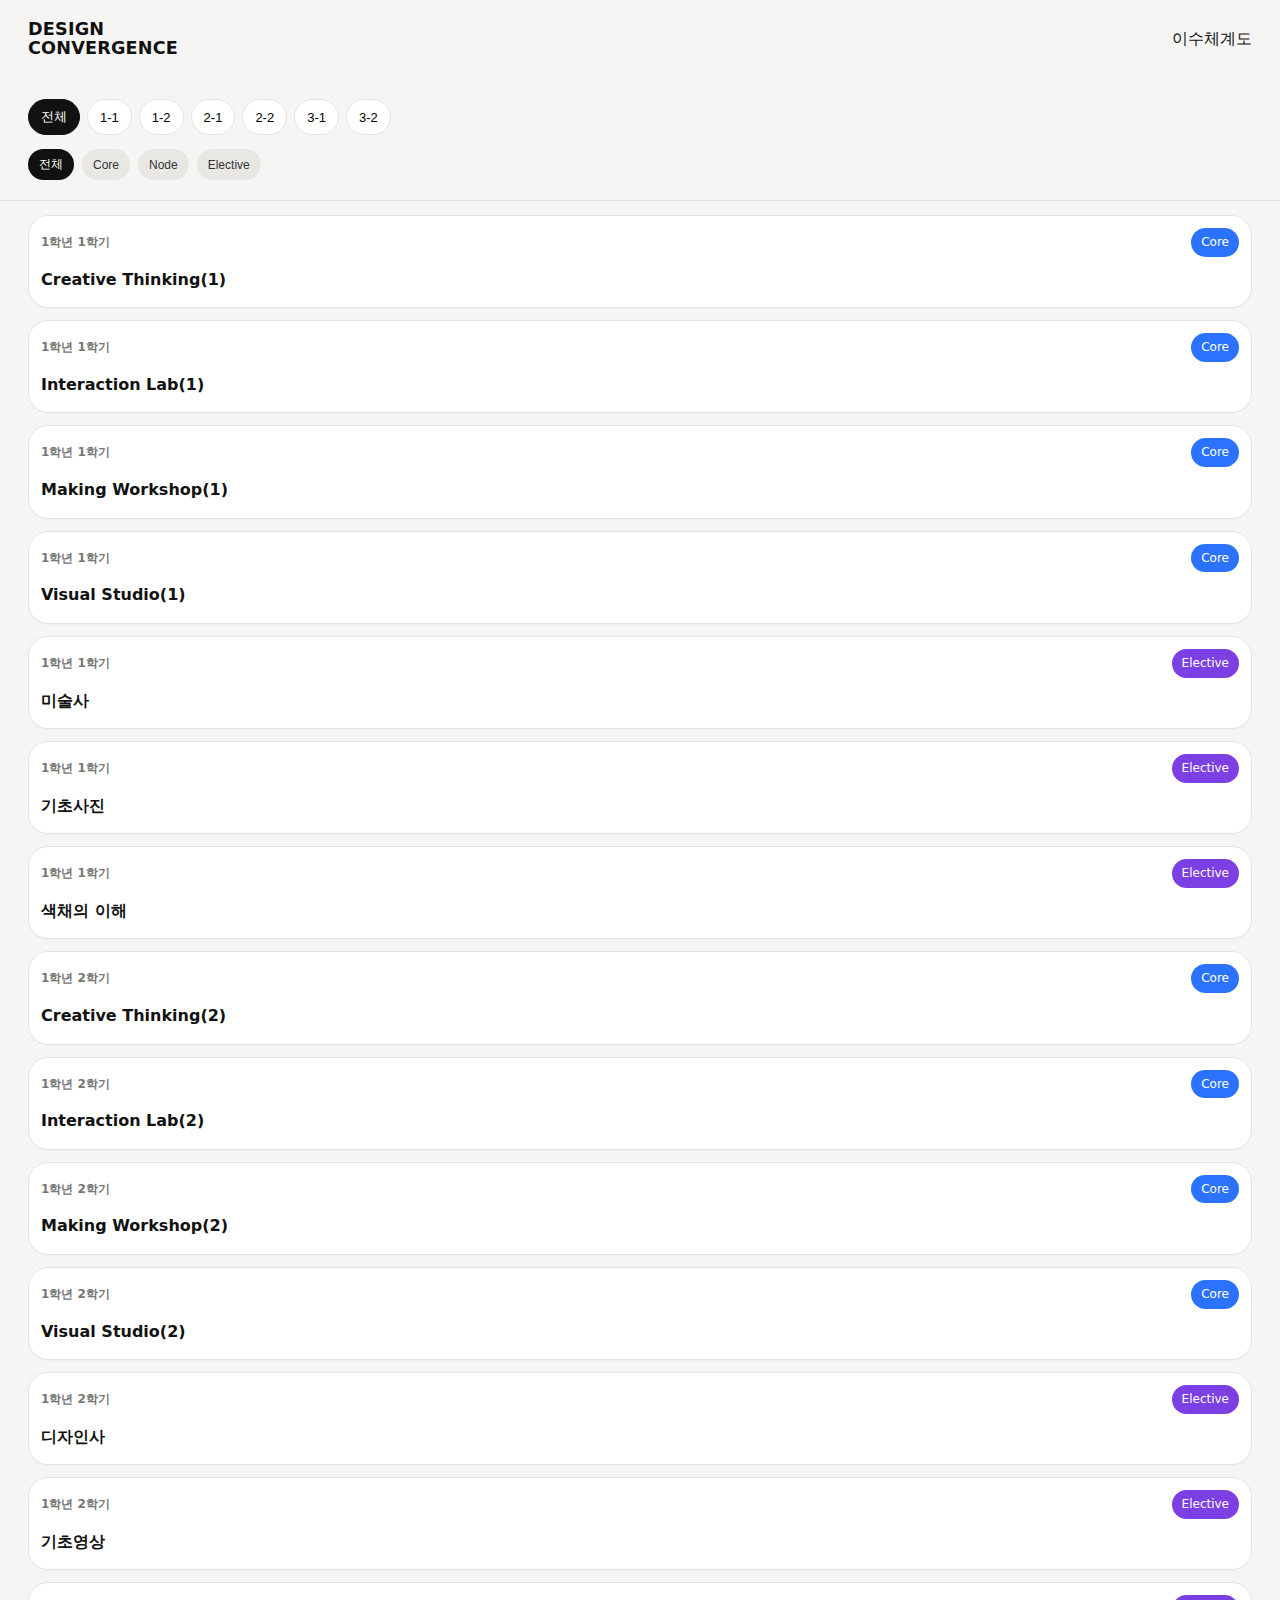
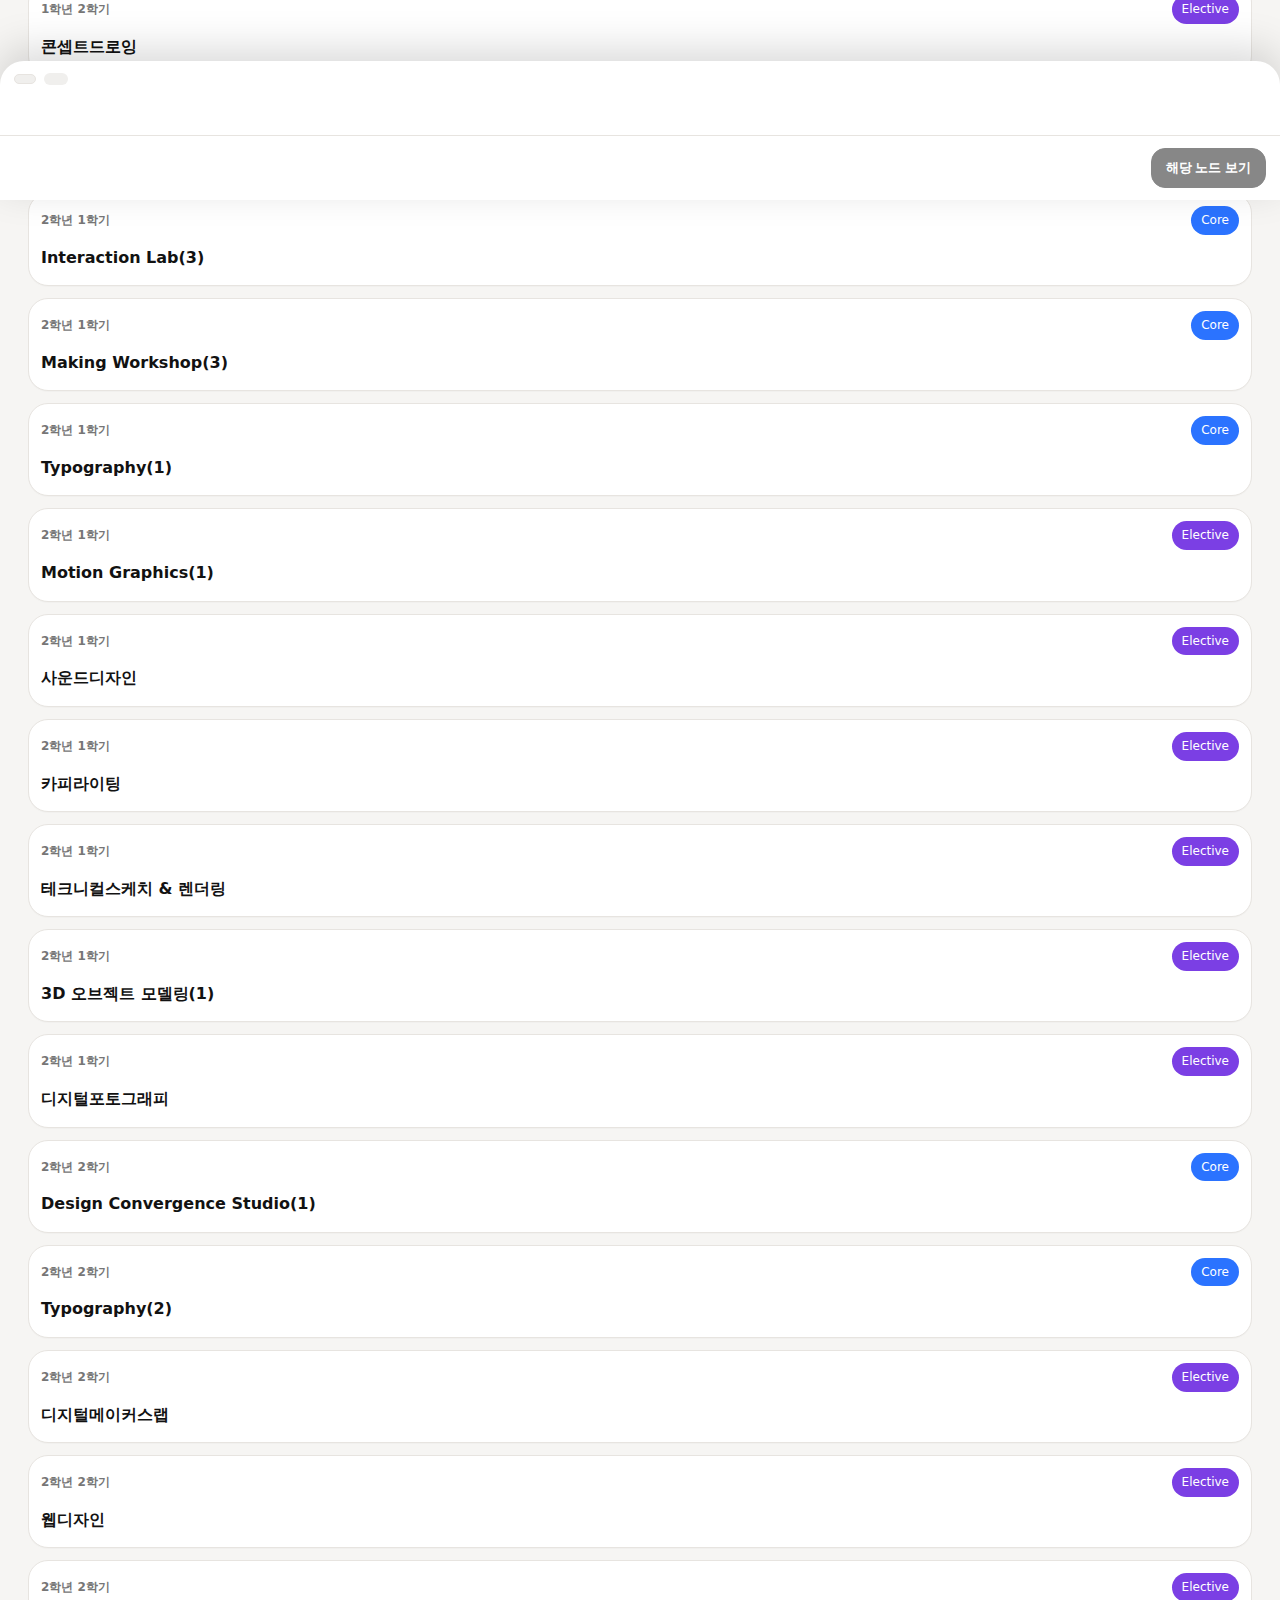
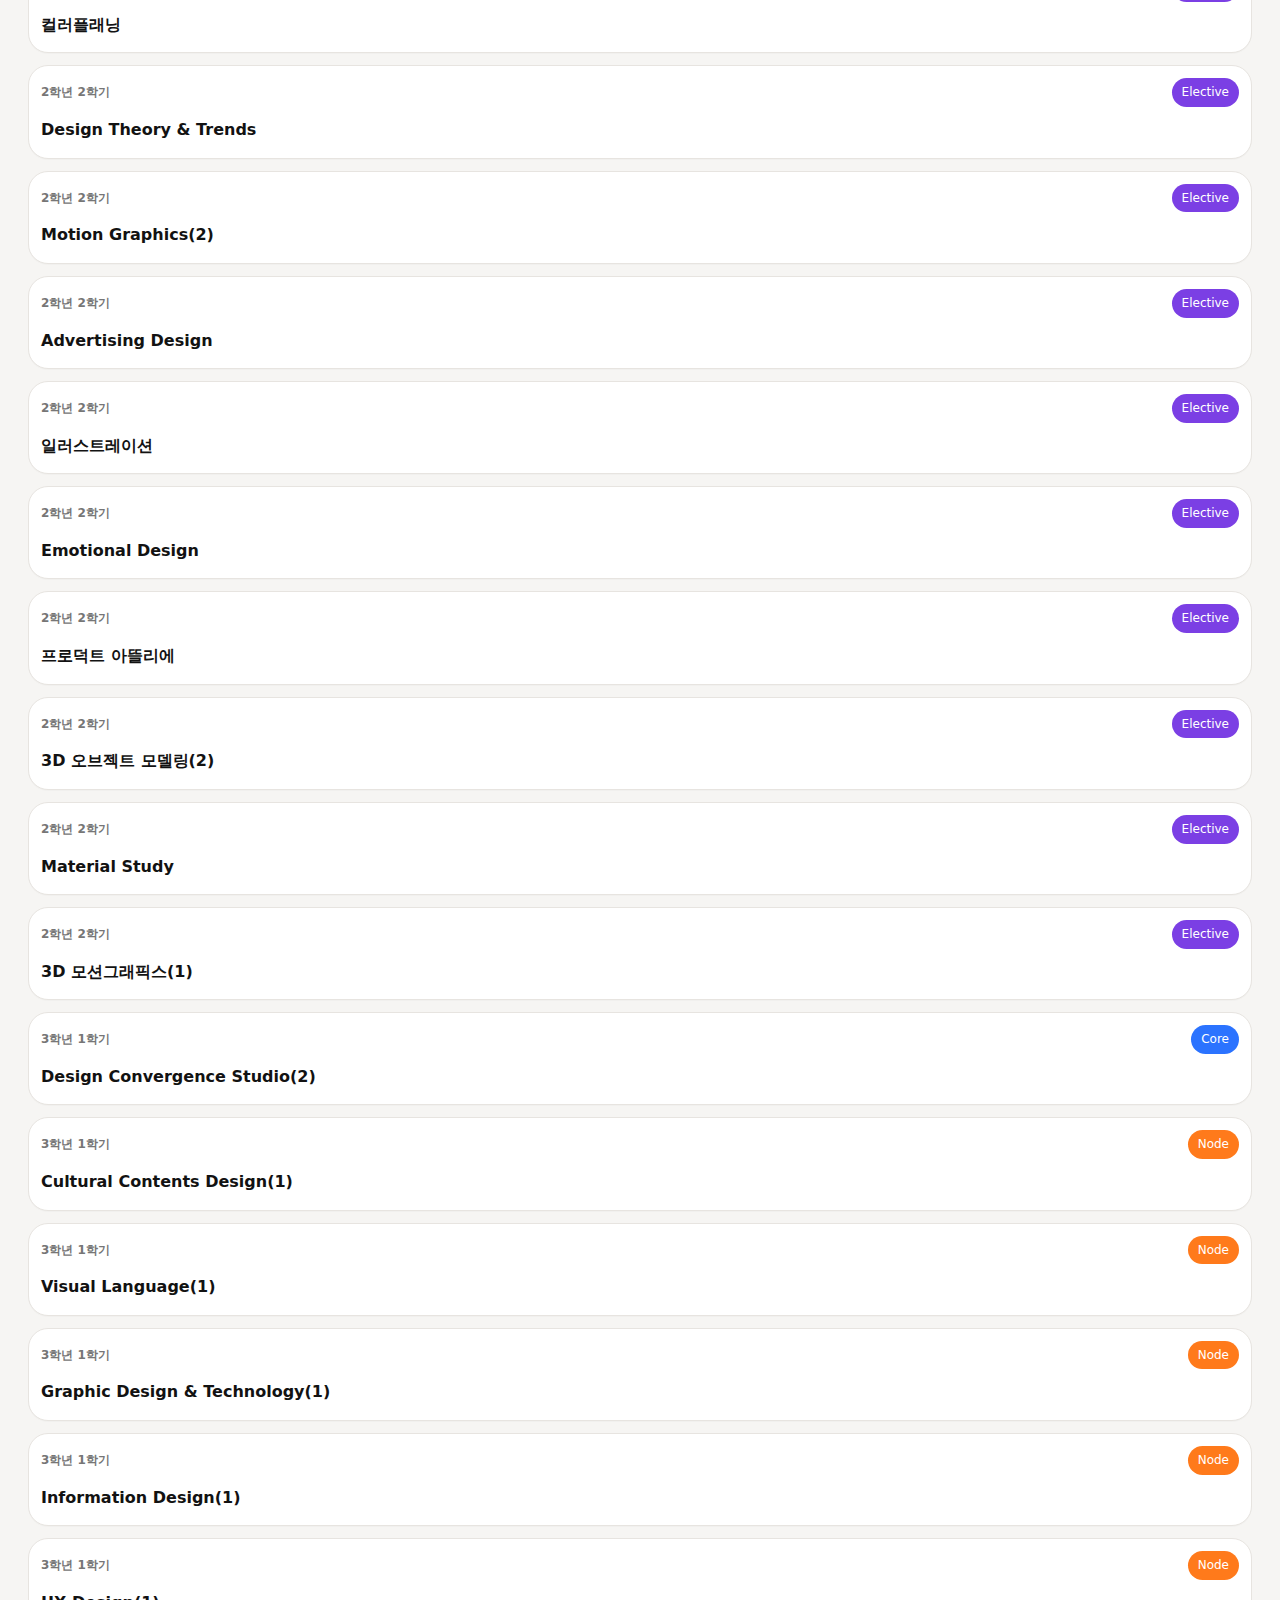
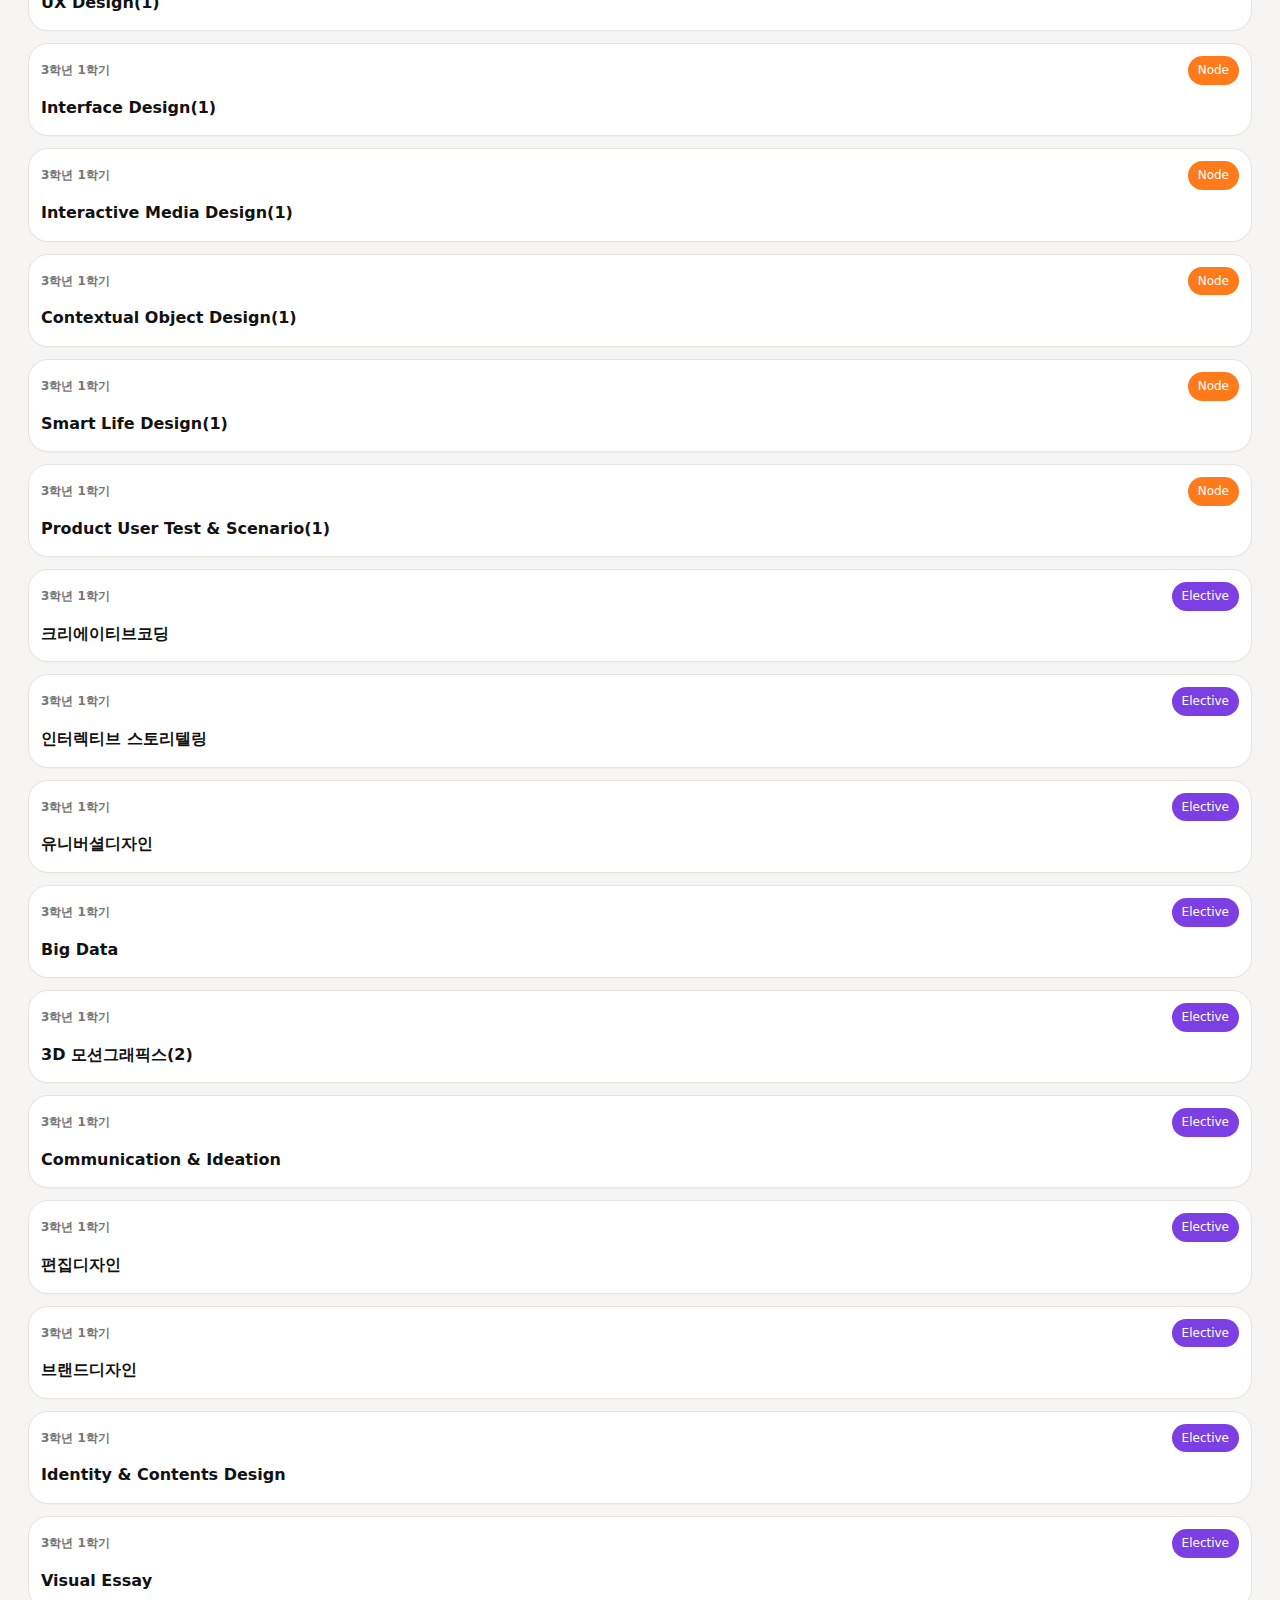
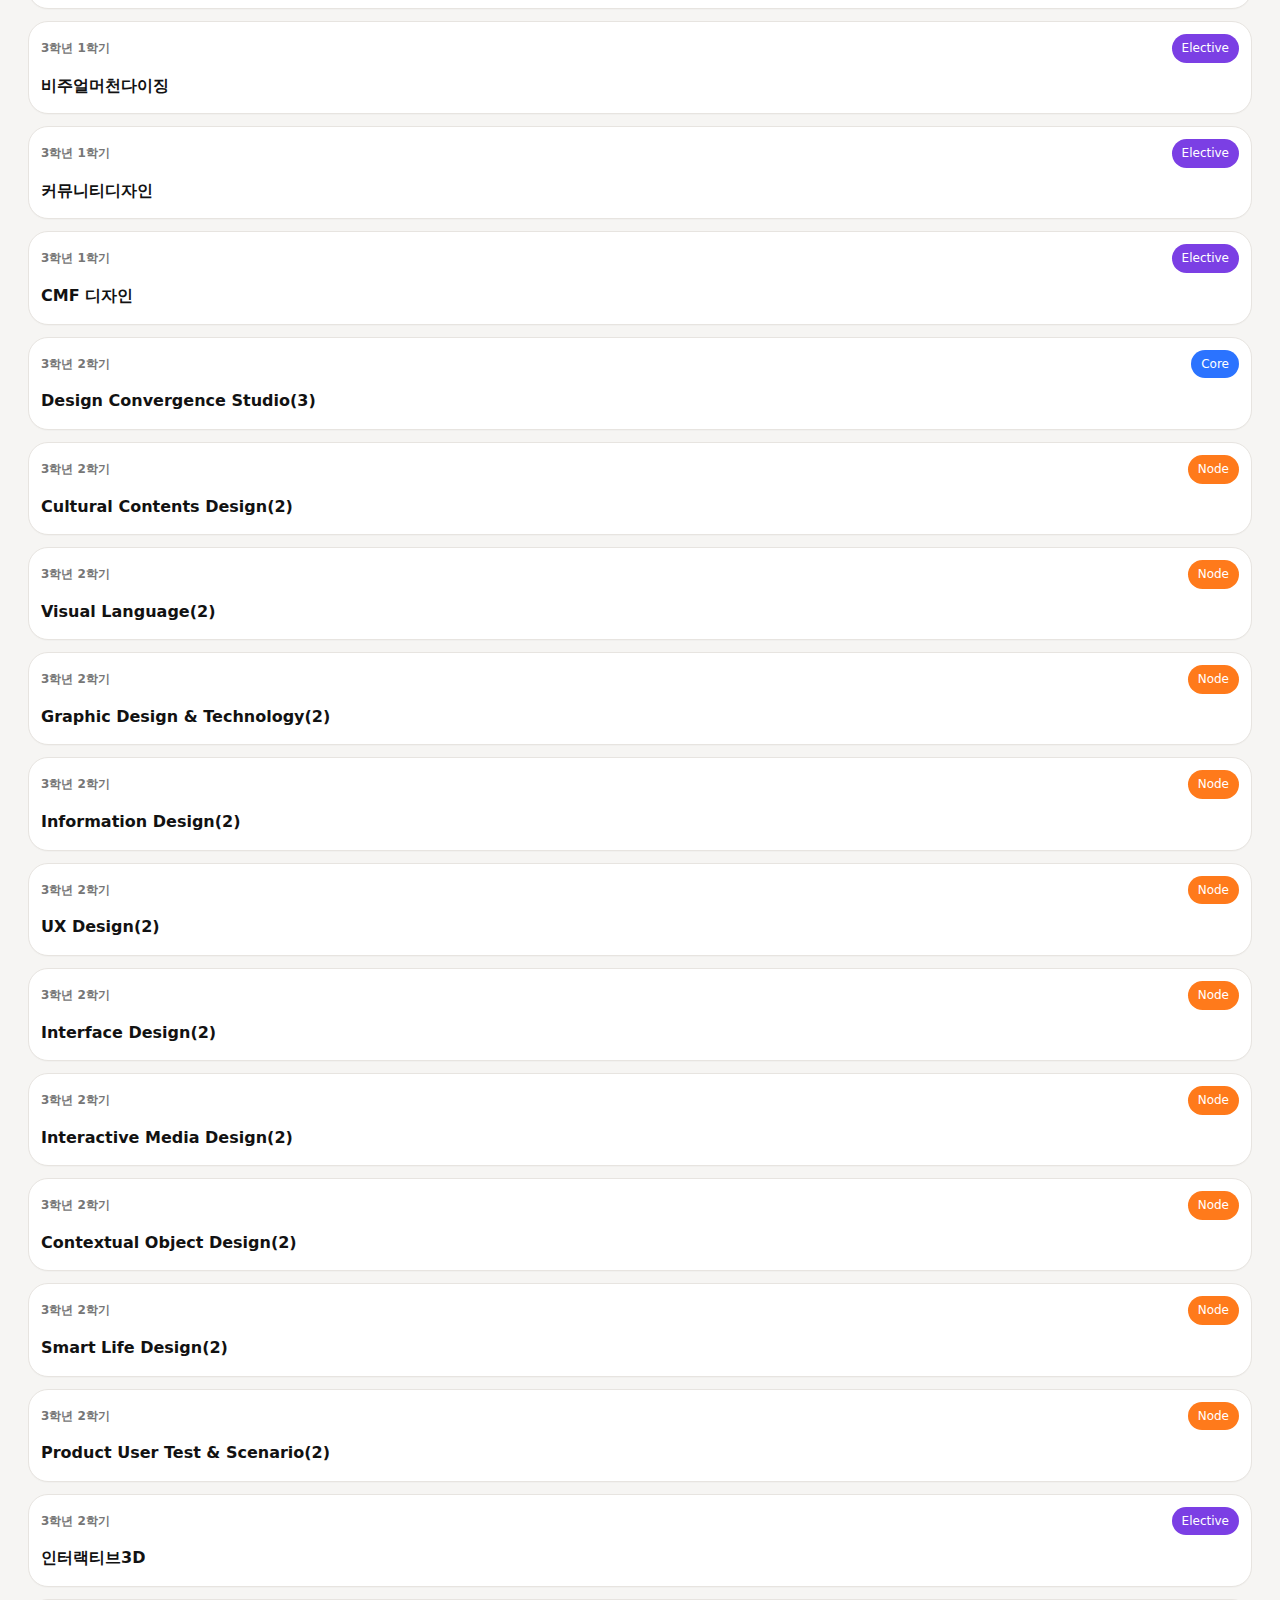
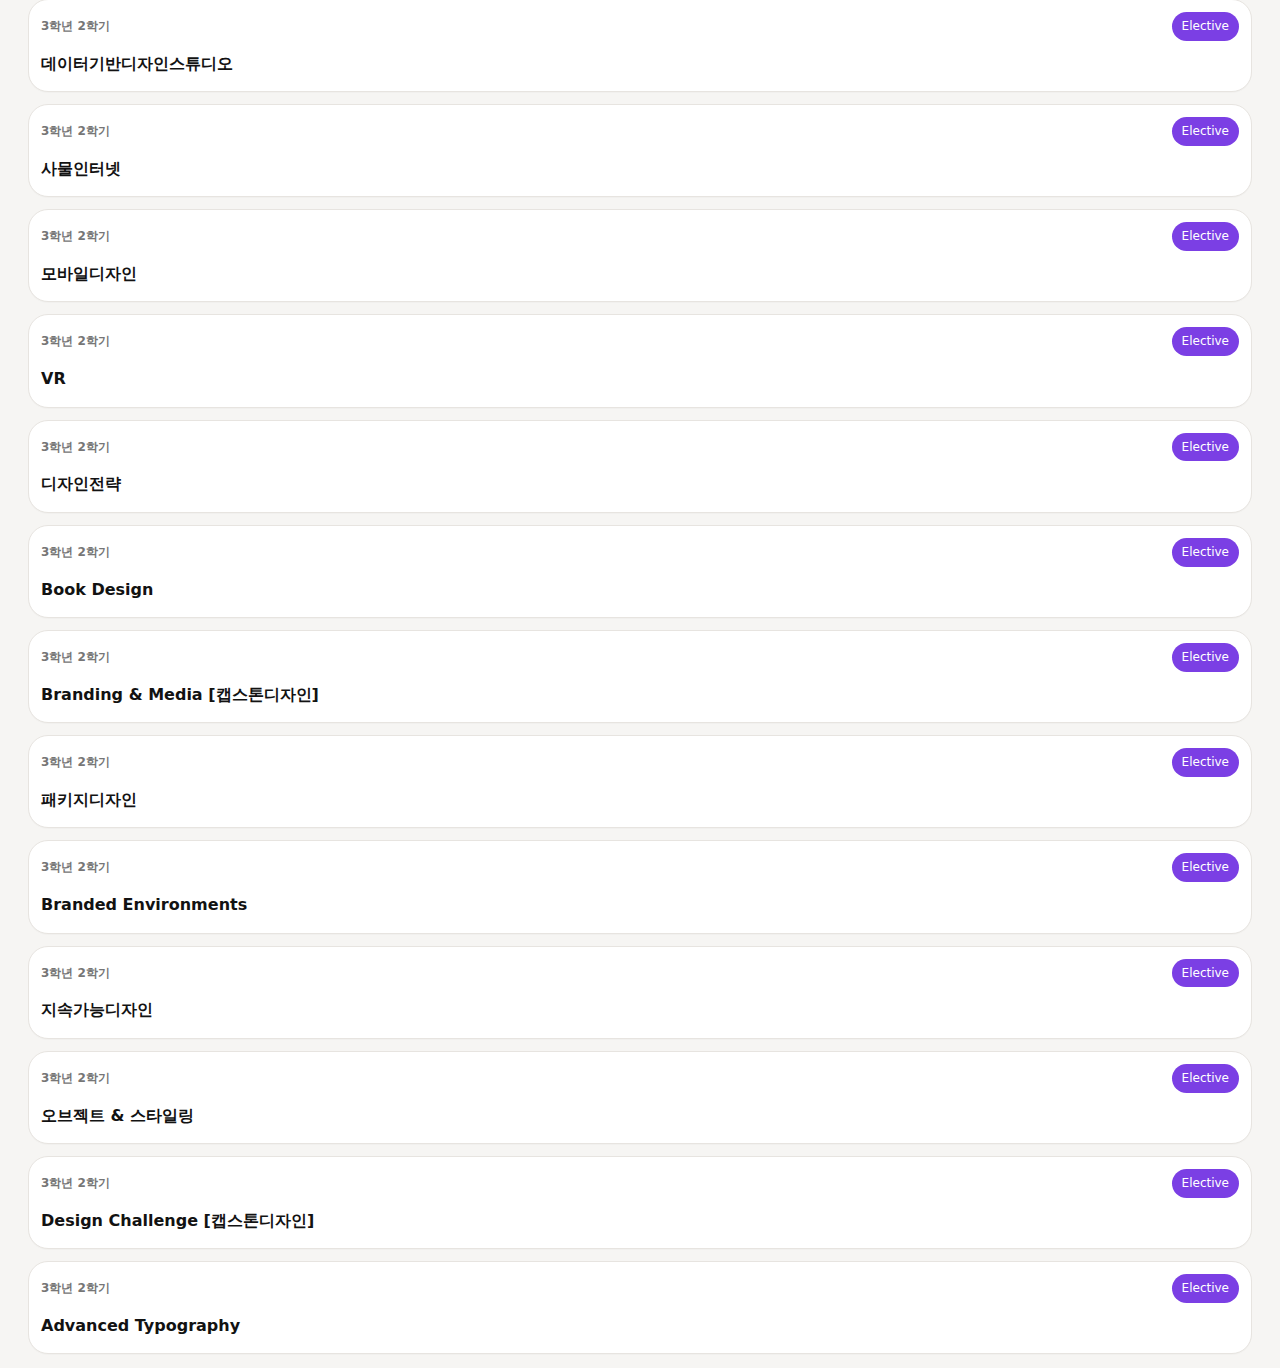
<file: curriculum.html>
<!DOCTYPE html>
<html lang="ko">

<head>
  <meta charset="utf-8" />
  <meta name="viewport" content="width=device-width,initial-scale=1,viewport-fit=cover" />
  <title>디자인컨버전스학부 이수체계 (모바일)</title>
  <link rel="stylesheet" href="styles.css?v=2025-08-14-17" />
</head>
<body>
  <!-- 상단 바 -->
  <header class="topbar">
    <nav class="nav" aria-label="주요 메뉴">
      <a href="index.html" class="nav-logo">DESIGN<br>CONVERGENCE</a>
      <div class="nav-links">
        <a href="curriculum.html">이수체계도</a>
      </div>
    </nav>
  </header>

  <!-- 탭 & 필터 -->
  <section class="controls">
    <div class="tabs" id="semesterTabs" role="tablist" aria-label="학기 선택">
      <button class="tab is-active" data-semester="ALL" role="tab">전체</button>
      <button class="tab" data-semester="1-1" role="tab">1-1</button>
      <button class="tab" data-semester="1-2" role="tab">1-2</button>
      <button class="tab" data-semester="2-1" role="tab">2-1</button>
      <button class="tab" data-semester="2-2" role="tab">2-2</button>
      <button class="tab" data-semester="3-1" role="tab">3-1</button>
      <button class="tab" data-semester="3-2" role="tab">3-2</button>
    </div>

    <div class="chips" id="categoryChips" role="group" aria-label="영역 필터">
      <button class="chip is-active" data-category="ALL">전체</button>
      <button class="chip" data-category="Core">Core</button>
      <button class="chip" data-category="Node">Node</button>
      <button class="chip" data-category="Elective">Elective</button>
    </div>
  </section>

  <!-- 리스트 -->
  <main id="courseList" class="list" aria-live="polite"></main>

  <!-- 바텀시트 상세 -->
  <div id="sheetBackdrop" class="backdrop" hidden></div>
  <aside id="detailSheet" class="sheet" aria-hidden="true" aria-labelledby="sheetTitle" role="dialog">
    <!-- ☆ 헤더 밖으로 이동한 닫기 버튼: 시트 외곽에 플로팅 -->
    <button class="icon-btn sheet-close" id="closeSheet" aria-label="닫기">✕</button>

    <header class="sheet-head">
      <div class="sheet-meta">
        <span id="sheetSemester" class="badge"></span>
        <span id="sheetCategory" class="badge"></span>
      </div>
      <h2 id="sheetTitle" class="sheet-title"></h2>
      <!-- 제목 바로 아래 학점 -->
      <p id="sheetCredit" class="sheet-credit"></p>
    </header>

    <!-- 제목/학점 아래 구분선 -->
    <div class="sheet-divider" aria-hidden="true"></div>

    <section class="sheet-body" id="sheetBody"></section>

    <footer class="sheet-foot">
      <div id="sheetTags" class="tagrow"></div>
      <button class="primary-btn" id="openSyllabus" disabled>해당 노드 보기</button>
    </footer>
  </aside>

  <!-- 카드 템플릿 -->
  <template id="courseCardTmpl">
    <article class="card" role="button">
      <div class="card-head">
        <div class="datebox">
          <div class="dow"></div>
        </div>
        <div class="pill"></div>
      </div>
      <div class="card-body">
        <h3 class="title"></h3>
      </div>
    </article>
  </template>

  <script>
    // 네비 실제 높이를 --nav-h에 동기화 → 컨트롤바가 정확히 붙음
    (function(){
      const nav=document.querySelector('.nav'); if(!nav) return;
      const setH=()=>document.documentElement.style.setProperty('--nav-h', nav.offsetHeight+'px');
      setH(); addEventListener('resize', setH);
    })();



    // -------- 과목 설 --------
    const courseDescriptions = {
      "Creative Thinking(1)": "디자이너가 갖추어야 할 창의적 자세의 기본적이고 필수적 소양 과목으로 폭넓은 학제적 접근을 바탕으로 독창적인 문제 제기와 발상을 전환하는 사고를 기르는 것을 목표로 한다. 다양한 주제에 관하여 고민해 보며, 스스로 재해석하여 자신의 생각을 여러 매체에 적용하여 구체화한다. 이를 통하여 디자인 이론과 실제 간의 경계를 규정하지 않는 자유로운 발상과 조형의 기초를 겸비할 수 있는 기반을 구축한다.",
      "Interaction Lab(1)": "코딩을 통해 스크린 기반의 인터렉티브한 디자인을 할 수 있는 능력을 길러주는 도구과목이다. Scratch 언어를 사용 하여 이미지, 텍스트, 애니메이션, 비디오, 사운드에 인터렉션을 부여하는 멀티미디어 코딩과 Processing 언어를 사용 하여 點/線/面/色/文을 운용하는 코딩을 다룬다.",
      "Making Workshop(1)": "입체적인 조형디자인을 위한 기초 입문 과목으로서 사물을 구성하는 물성을 이해하고 형태를 이끌어 내는 폼 기빙 (form giving) 능력을 학습한다.",
      "Visual Studio(1)": "기초 드로잉 실습을 통해 표현 능력의 시각적 지평을 확장하며 더 나아가 다양한 재료와 표현 방법 등을 학습함으로써 본인이 전달하고자 하는 의미와 메시지를 자유롭게 표현할 수 있는 시각화 능력을 고취시킨다.",
      "미술사": "인류 역사와 더불어 발전되어온 조형적인 활동에 대해서 문화사적인 소양을 기르는 과목으로서 역사 속에 나타난 미술작품의 생산 과정에서 영향을 받은 다양한 factor 들과 여러 양상들의 혁신적 순간과 개선의 흐름이 사회 문화 정치에 어떤 영향을 받고 있는지 알아본다.",
      "기초사진": "21세기 들어 시각이미지의 주축으로 자리 잡은 사진을 이해하고 기본적인 카메라 메카니즘을 익혀 활용한다. 학기 전반부에는 카메라의 수동조절을 통한 적정노출과 색감을 비롯한 다양한 사진적 표현법을 다뤄보고, 후반부에는 이를 바탕으로 한 다양한 디지털 사진이미지를 추구하여 독창적인 사진매체의 특징을 살펴본다.",
      "Creative Thinking(2)": "창의적 사고와 실험적 방법론으로 체화하고 학습한 과정을 토대로 아이디어를 독창적인 개성으로 표출하기 위한 교육 과정을 목표로 한다. 다양한 상황에서 시각, 청각, 미각, 후각, 촉각을 통해 경험한 자신의 느낌과 생각을 표현함으로써 디자인 감각을 키우는 것을 목표로 하며, 추상적인 아이디어를 커뮤니케이션을 통해 다양한 양식 자유롭게 표현함으로써 독창적인 관점과 표현 능력을 키우게 될 것이다. 탈 장르, 탈 경계라는 혼성(Hybrid)화의 현대사회에서 융합적 사고를 실무에 응용할 수 있는 구체화된 표현방법으로 디자인 언어적 사고와 과정을 명확하게 표명할 수 있는 능력을 배양한다.",
      "Interaction Lab(2)": "아두이노를 통해 전자회로와 피지컬컴퓨팅 기반의 인터렉티브한 디자인을 할 수 있는 능력을 길러주는 도구 과목이다. LED, 버저 등의 디지털출력, 각종 스위치의 디지털입력, 각 종 센서의 아날로그 입력, 서보모터 등의 아날로그 출력의 기초를 두루 다룬다.",
      "Making Workshop(2)": "Making Workshop(1)의 연계과목으로서, 사물을 구성하고 있는 다양한 재료와 해당 재료의 가공에 필요한 도구 및 제작 공정을 이해하고 실습한다.",
      "Visual Studio(2)": "조형의 기본 요소인 점,선,면의 특징과 원리를 이해하고 이를 활용한 다양한 평면 조형 구성 및 실험적 조형 구성 능력의 함양을 목표로 한다. 또한 점,선,면을 이용한 리듬, 율동, 대칭, 비례 등의 기초 조형 원리와 표현 방법을 고찰한다.",
      "디자인사": "디자인 영역이 점차로 확대되고 있는 시대적 상황 속에서 디자인의 역사에 대해 배움으로써 다양한 수업에서 활용할 수 있는 기본적인 학문적 소양을 갖추는 것을 목표로 한다. 또한 정치, 경제, 사회, 기술, 문화 분야에서 차지했던 디자인의 역사를 반추하여 미래의 디자인이 나아가야 할 방향에 대해서 고찰한다.",
      "기초영상": "비디오 카메라의 사용법 등 촬영의 기초를 익히고 샷, 시퀀스, 롱테이크 등 기본적인 영상문법을 배우며 디지털 편집 소프트웨어의 기초적인 테크닉을 익혀 동영상 제작 능력을 갖춘다. 이를 바탕으로 ‘시간’을 매개로 하는 영상의 특성을 알아보고, 이러한 특성이 내러티브에 어떻게 작용하는지에 대해 주목한다. 또한, 스토리보드 제작 등 컨셉을 구체적으로 기획하고, 개인 혹은 그룹으로 진행하는 작업 과정과 프리젠테이션을 통하여 영상 제작 및 커뮤니케이션 훈련을 실 습한다.",
      "콘셉트드로잉": "기초드로잉 능력을 기반으로 주어진 조건하에서 그 목적성에 부합하는 개념적 사고를 가능케 하는 드로잉을 실험함으로서 사고의 전환능력과 체험적 감성을 키우는데 초점이 맞추어져 있다. 학생들은 이 수업을 통하여 선, 톤, 그리고 다른 전통적 드로잉 기법을 이용하면서 형식적인 구성적 요인들 의 조작을 통해 메시지 전달을 가능케하는 이미지 재구성 능력을 배양한다. 그러나 추상적이고 재현적인 작업 안에서 드로잉이란 개념과 내용을 벗어나지 않으며 현대적 감각의 드로잉 기법과 전통적 기법의 연결을 구체화함으로서 이 수업이 가진 목적을 달성하게 된다. 학생들은 형태에 대한 재해석과 창의적 사고 과정을 학습하고 실험적인 표현방법을 스스로 체화하게 되며, 학생 상호간 작품에 대해 지속적인 토론과 크리틱을 통하여 서로 발전하는 계기를 갖는다.",
      "Design Process": "1학년 과정을 통해 경험한 창의적 문제해결 능력을 바탕으로 사회, 문화 기술 등의 현상과 트렌드를 해석하고, 사고 폭의 확장과 논리의 연계를 목표로 한다. 본 과정의 실험적 발상프로젝트는 다양한 발상법을 경험시켜주며, 사회적 이슈와 분석적 사고를 바탕으로 한 리서치프로젝트를 통해 디자인방법론과 디자인프로세스 전반을 경험하게 된다. 아울러 그룹 토의와 새로운 발표방식의 기획을 통해 효율적 사고의 전달 능력을 기른다. 수업 중 아이디어 협의 및 전개, 협업 스케치 등 적극적 참여가 중요하다.",
      "Interaction Lab(3)": "웹(Web)의 기본적인 구현 원리를 이해하고 웹 제작을 위한 HTML5 와 CSS와 같은 기초 기술을 실습한다. 웹의 표현 양식과 인터렉션을 익히고 웹 기반 미디어를 창의적인 디자인 표현 도구로 사용할 수 있도록 학습한다. 또 웹을 기반으로 하는 다양한 서비스와 플랫폼에 대한 이해도를 높인다.",
      "Making Workshop(3)": "Making Workshop(1) 및 (2)와 연계되는 심화과정으로서, 디자인콘셉트를 적합한 기능 및 구조를 지닌 조형언어로 표현해 낼 수 있는 프로토타이핑 구현능력을 학습한다.",
      "Typography(1)": "그래픽 디자인의 중심이라고 할 수 있는 타이포그래피의 기본을 학습하는 과목으로 타이포그래피의 역사와 이론 및 실습을 통해 메시지를 전달하는 시각 언어로서의 타이포그래피의 효율적 활용에 중점을 둔다. 활자의 특성 및 형태 (letterforms) 파악을 기반으로 메시지를 전달하는 시각 언어로서의 타이포그래피 활용 즉, 구성(proportion), 정보 체계에 따른 위계(hierarchy), 가독성(legibility) 등에 이르는 다양한 실습과 도전을 통해 수준 높은 타이포그래피 활용 능력을 함양한다.",
      "Motion Graphics(1)": "빠르게 변화하고 있는 디지털 환경 속에서 수요가 급증하고 있는 모션 그래픽의 이미지, 시간, 공간, 사운드 등의 기본 개념 파악부터 UX/UI 시뮬레이션 등 디지털미디어 콘텐츠에서의 모션그래픽 프로젝트를 이해한다. 디자인 프로젝트 진행과 함께 기본 프로그램인 어도비 에프터이펙츠를 위주로 포토샵, 일러스트레이터 등 연계 프로그램 사용 방법 등을 학습한다.",
      "사운드디자인": "‘소리’라는 도구를 크리에이티브하게 활용할 수 있는 방법을 탐구하는 수업으로, 마이크 및 녹음기 사용의 기초, 디지털 사운드 편집의 기초, 기본적인 시퀀서의 사용 등 기본적인 테크닉을 익히고, 특정 컨셉에 맞는 소리를 디자인하는 과정을 경험한다.",
      "카피라이팅": "광고 제작과정에 있어 창의적, 감성적 전략을 돕는 카피 창작의 프로세스를 이론과 실습을 통해 학습한다. 제품 혹은 브랜드가 가진 스토리에서 광고컨셉을 도출하고 이를 헤드라인, 슬로건, 나레이션같은 소비자워드로 발전시키는 등, 설득 커뮤니케이션에 필요한 과정과 요소들을 디자인과 인문학에 기인하여 학습한다.",
      "테크니컬스케치 & 렌더링": "디자인의 구현에 필요한 아이디어스케치 및 제도 기법을 이해하고 CAD 프로그램과 마커를 활용한 핸드드로잉으로 표현하는 기초능력배양에 목표를 둔다.",
      "3D 오브젝트 모델링(1)": "3D Max, Rhino 등의 컴퓨터 모델링 소프트웨어를 활용하여 예상될 수 있는 오브젝트의 디자인을 구현해보는 스킬의 학습을 통해 디자이너로서의 표현능력을 함양한다.",
      "디지털포토그래피": "<기초사진> 수업에서 익힌 디지털카메라의 기본적인 카메라 메카니즘을 기본으로 하여, 스튜디오 조명을 이용한 중급 이상의 촬영테크닉과 함께 디지털 후보정 및 합성을 통한 디지털사진의 다양한 표현을 추구하여 사진디자인적 감각을 높이려 한다. 또한 수업을 통해 PhaseOne Capture One Pro, Adobe Lightroom, Adobe Photoshop 프로그램 등을 활용하며 camera raw이미지를 올바른 interpolation과 다양한 후보정을 통하여 디지털사진의 표현법과 창의적 사진이미지의 완성도를 높이는 데 목표을 두고 있다.",
      "Design Convergence Studio(1)": "3학기 동안 수학한 Core 과정을 통하여 습득한 다양한 지식을 바탕으로 학생 스스로 융복합하여 통합 프로젝트를 진행하게 된다. 프로젝트 결과물은 학기말 Foundation Show를 통해서 디자인 컨셉발굴부터 구체화된 표현방법까지 전시를 통해 관객과 공유한다.",
      "Typography(2)": "시각언어의 대표적인 두 개의 요소라고 할 수 있는 이미지와 타이포그래피를 주 재료로 하여 효율적인 의미 전달을 위한 다양하면서도 실험적인 표현 방법을 연구한다. Type as Image 또는 활자와 이미지와의 관계 설정에 따라 달라지는 의미 체계 등 타이포그래피와 이미지라는 시각 언어의 다양한 활용에 중점을 둔다.",
      "디지털메이커스랩": "실험적인 UX디자인과 인터랙션디자인을 구현해 보기 위해서는 디지털 패브리케이션 툴들을 사용하여 프로토타입을 제작할 수 있는 소양을 갖추어야 한다. 본 과목에서는 학생들이 피지컬 프로토타입을 제작하기 위하여 레이저커 팅기기, 3D프린터, 바이널커팅기 등의 다양한 디지털기기의 사용법을 습득해 보고, 디지털 패브리케이션에 응용될 수 있는 다양한 신, 구 자재에 대한 창의적 탐구를 하면서 학습한다.",
      "웹디자인": "비즈니스 등 서비스 가치를 중심으로 하는 웹서비스를 기획하고, 사용자 중심의 웹 서비스 경험을 디자인하는 수업이다. 웹 서비스 구현을 쉽게 하는 다양한 프레임웍들을 경험하고 활용하는 연습을 하며, 웹 서비스의 설계와 디자인, 구현, 서비스 관리까지 웹 서비스 전반에 관한 실습을 수행한다.",
      "컬러플래닝": "색채디자인에서 색채를 결정짓는 요인들에 대하여 학습하고 색채디자인의 프로세스를 실무 중심으로 계획하여 디자인에 적용해 보는 것을 학습목표로 한다. 이를 위해 디지털상의 컬러시스템을 활용하여 색채를 분석하고 컬러팔레트를 도출해가는 과정과 디자인의 색채적용을 실습한다.",
      "Design Theory & Trends": "점차로 확대되고 있는 디자인 영역의 시대적 상황과 관련한 디자인 이론에 대해 배움으로써 다양한 수업에서 활용할 수 있는 기본적인 학문적 소양을 갖추는 것을 목표로 한다. 또한 정치, 경제, 사회, 기술, 문화 분야에서 차지했던 디자인의 역사를 반추하여 미래의 디자인이 나아가야 할 방향에 대해서 고찰한다.",
      "Motion Graphics(2)": "Motion Graphics (1)에 연계하는 과정으로, 기본 분야인 영화, 방송에서부터 각종 미디어에 들어가는 모션그래픽스를 이해한다. 보다 발전된 스토리텔링의 모션디자인 프로젝트를 진행하며 심화된 소프트웨어 테크닉을 학습한다.",
      "Advertising Design": "광고디자인 학습에 있어 가장 기초가 되는 과목으로, 발견 혹은 의도적으로 사물을 다르게 관찰하는 과정을 배우고, 의도와 의미가 담긴 상업용 그림을 만드는 과정을 학습하게 된다. 또한, 실제 광고제작에 필요한 기초이론과 광고 효과 분석, Fact를 시각적 광고언어로 변환하는 기초능력을 배양한다.",
      "일러스트레이션": "커뮤니케이션 디자인의 중요한 요소로서 시각 이미지의 이론 및 실기를 학습한다. 다양한 표현기법과 의미 전달 방식을 자유롭게 경험한다.",
      "Emotional Design": "인간의 행동과 심리, 감성과 본능에 기반한 융복합적 리서치를 통해서 우리 삶에 기여할 수 있는 새로운 가치와 개념을 제안하는 교과목이다.",
      "프로덕트 아뜰리에": "디지털 트렌드와 차별화 될 수 있는 아날로그적인 장인정신(craftsmanship)을 실천하고, 프로덕트디자인과 공예 기법을 서로 협업할 수 있는 기회의 장을 마련한다.",
      "3D 오브젝트 모델링(2)": "3D 오브젝트 모델링(1)의 심화과정으로서 V-ray, 키샷 등의 스킬 능력의 배양을 통해 디자인 대상에 대한 모델링, 머티리얼 매핑, 애니메이션 효과, 이미지프로세싱 기법을 극대화 한다.",
      "Material Study": "물질과 비물질적 성향의 다양한 재료들의 종류와 특성, 가공방법 등에 대한 가능성을 연구해봄으로써 컨버전스 디자이너로서의 실험정신을 함양한다.",
      "3D 모션그래픽스(1)": "3D 소프트웨어를 사용하여 3D 그래픽을 제작하는 방법을 디자인 중심으로 학습한다. 시네마4D, 또는 3D 스튜디오 맥스, 마야 등을 사용하여 3D 그래픽의 특성과 소프트웨어의 기본적 구성 및 사용방법을 이해한다. 기본적인 3D 모델링과 재질표현, 공간 구성, 디지털 라이팅, 랜더링 등 기초적인 3D 애니메이션 기본을 학습한다.",
      "Design Convergence Studio(2)": "전문분야가 다른 두 명의 교수가 팀티칭하는 수업이다. 학생들은 교수들이 제시하는 주제를 디자인적으로 해석하여 표현의 방식과 제한이 없이 자유롭게 발상하여 디자인 솔루션을 제안하게 된다. 학생들은 또한 융복합적인 디자인 솔루션을 제시하기 위하여 서로 다른 표현방식에 강점을 갖는 학생들이 한 팀을 이루고 역할을 분담하여 협업하는 프로세스도 체험하게 된다. 과제로 제시되는 주제는 지속 가능디자인, 전시디자인, 공공디자인, 시사적 주제 등으로 다양하며 학기마다 새롭게 선택된다.",
      "Cultural Contents Design(1)": "통합 광고 프로젝트를 학습하기에 앞서 반드시 필요한 상업용 동영상의 제작과정을 체계적으로 학습한다. 상업영상의 기초이론을 중점적으로 학습하게 하고, 우수 사례분석을 통하여 메시지 구성을 익히고 스토리보드, PPM의 작성을 통하여 실제제작의 기본적인 프로세스를 이해하게 한다.",
      "Visual Language(1)": "그래픽, 사진, 일러스트 등의 이미지 디자인의 composition을 통해 구현되는 전통적 시각커뮤니케이션 디자인 심화과정을 학습한다. 디자이너로서 필요한 layout 능력을 극대화 하고 다양한 실험을 통하여 합리적이며 조화로운 디자인 제작과정을 경험한다.",
      "Graphic Design & Technology(1)": "전통적 그래픽 디자인을 뉴미디어 중심으로 연구한다. 전자출판, 인터랙티브 포스터 등 전통적 그래픽디자인에 기술이 접목된 새로운 디자인 영역을 탐구해 나간다.",
      "Information Design(1)": "사진, 심볼, 색채, 문자 등을 이용해 정보를 시각화하고 이를 통해 더욱 효과적인 커뮤니케이션 과정을 만들어 나가는 수업이다. 표, 그래프, 지도, 다이어그램, 타임라인 등 다양한 요소를 통해 많은 양의 정보가 가진 양과 질, 종류, 낡음과 새로움 등을 표현하고 정리하여, 하나의 콘텐츠로 구현하도록 한다.",
      "UX Design(1)": "디자인 리서치의 기본 개념을 익히고 디자인 리서치를 실습하는 과목이다. 사용자를 만나고 관찰하는 서비스 현장 중심의 리서치와 서비스 컨텍스트 리서치를 통한 데이터 추출 및 모델링을 학습하여 디자인 문제를 이해하고 디자인 문제 기반의 디자인 컨셉을 도출하는 방법을 학습한다.",
      "Interface Design(1)": "사용자의 요구에 부합하며 상호작용을 높여주는 구조, 프로세스, 레이아웃, GUI 등을 학습한다. 또한 미디어에 따른 디자인의 다양성을 경험하여 창의적이며 효과적인 비주얼인터페이스디자인 전략과 시각화 방법을 과제로 수행함으로 정보와 경험을 통한 독창적인 문제해결을 위한 인터페이스디자인을 구현하도록 한다.",
      "Interactive Media Design(1)": "인터렉션을 통해 메시지를 전달하기 위한 미디어를 기획하고 디자인하여 제작한다. 미디어의 형태는 인터액티브 그래픽스, 웹사이트, 모바일컴퓨팅, 피지컬 오브젝트, 공공설치, 미디어 파사드, 미디어아트 등으로 다양하게 나타날 수 있다. 학생들은 메시지를 전달하기 위한 커뮤니케이션의 언어로서 인터렉션의 특성을 이해하고 고유한 어법을 탐구하여 인터렉션 디자이너로서의 역량을 기른다.",
      "Contextual Object Design(1)": "인간과 사물의 관계를 이해하고 아이디어의 발상부터 최종 아웃풋의 도출까지 전반적인 오브젝트 디자인 프로세스를 체험함으로써 맥락에 근거한 콘셉트의 기획 및 디자인 문제해결능력을 배양한다.",
      "Smart Life Design(1)": "사물인터넷 시대의 도래에 따라 우리의 삶 속에서 목격되는 사물과 인터렉션 사이의 관계성을 학습하는 교과목으로서, 혁신적인 라이프스타일을 창조하고 발전시킬 수 있는 기본자질의 배양을 목표로 한다.",
      "인터렉티브 스토리텔링": "미디어에 대한 이해와 인터페이스+인터랙션디자인의 기본적인 지식을 바탕으로 비선형적인 콘텐츠 디자인을 디자인 기획부터 프로젝트 수행까지의 과정을 통해 인터랙티브미디어를 응용하여 뛰어난 비주얼 메시지와 경험적 이야기 전달능력을 키운다. 또한 크로스미디어, 트랜스미디어 등 다양한 미디어플랫폼을 이론적으로 토론을 통한 학습을 하며, 과제로 실습해 보며 탐구한다.",
      "유니버셜디자인": "남녀노소 및 비장애인과 장애인이 모두 함께 영위할 수 있는 보편 타당한 인간공학적 디자인을 연구함으로써 인간의 기본적인 가치 추구에 기여할 수 있는 역량을 함양한다.",
      "Big Data": "통계적 방법론을 이용하여 디자인 문제를 이해하고 디자인에 활용하는 방법을 실습한다. 통계적 방법론의 필요성과 활용 범위, 통계 데이터의 기본 개념과 데이터 수집, 데이터의 분석과 분석 데이터의 디자인 활용을 경험하며, 나아가 디자인 분야의 데이터 전문가를 위한 지식 및 경험적 소양을 배양한다.",
      "3D 모션그래픽스(2)": "3D 모션그래픽스(1)에 이어 보다 심화된 3D 소프트웨어 지식습득을 통해 고난도 3D모델링, 특수효과 및 애니메이션 등을 익히며, 또한 다양한 미디어에 적합한 3D그래픽의 활용방법을 디자인 프로젝트 중심으로 학습한다.",
      "Communication & Ideation": "복합적인 미디어 시대의 효과적인 커뮤니케이션을 위한 다양한 아이디어 개발의 가능성을 학습한다. 메시지, 미디어 등 커뮤니케이션 구성 요소를 바탕으로 한 커뮤니케이션 기능을 연구하고, 디자인 목적에 부합하는 콘셉트의 설정과 실제 제작을 고려한 아이디어 전개과정을 경험하게 한다.",
      "편집디자인": "정보 전달매체로서 편집디자인의 목적과 구성요소를 인식하고 합리적인 정보표현/전달매체로서의 편집디자인을 위한 능력 배양을 위해, 인쇄매체를 통한 커뮤니케이션 과정을 체득하는 것이 학습목표이다. 인쇄물의 조형미를 위한 레이아웃 능력을 배양할 수 있도록 하며, 브로슈어 제작과정을 통해 편집디자인 실습과정을 익히도록 한다.",
      "브랜드디자인": "급변하는 디지털 미디어 사회에서의 브랜드는 로고나 심볼 디자인을 통한 정체성 수립 작업을 넘어 미디어 브랜드의 비전과 미션을 중심으로 구축되는 일련의 전략적 커뮤니케이션 활동을 포함하는 브랜딩 과정을 통해서만 성공적인 존립이 가능하다. 따라서 본 수업은 브랜드를 둘러싼 미디어 환경의 변화와 그로 인해 필수적인 변화를 거듭하고 있는 요인들을 분석하고 이를 기반으로 브랜드 특성과 비전에 따른 전반적인 브랜딩 작업, 즉 전략적 기획과 창의적인 디자인 작업 역량의 강화를 목표로 한다.",
      "Identity & Contents Design": "창의적인 스토리텔링, 콘텐츠 원형의 발견과 개발을 통하여 새로운 브랜딩을 개발한다. 디자인 콘셉트를 바탕으로 아이디어를 전개하여 디자인 아이덴티티 프로그램을 제작한다. 그리고 다양한 미디어를 통한 디자인 활용의 가능성을 연구한다.",
      "Visual Essay": "일러스트레이션의 심화 교육과정으로 시각적 표현을 통해 스토리텔링 기법을 실험하고 연구한다. 일러스트레이션을 이용한 주제의 시각화 작업을 통해 개개인의 고유한 시각 언어를 발견하는 목표를 가지고 학습한다.",
      "비주얼머천다이징": "제품이 놓이는 공간에 대한 개념을 학습하는 교과목으로서 전시를 위한 디스플레이, 인스톨레이션, 쇼윈도우 디자인, 조명연출 등의 영역을 경험해볼 수 있다.",
      "커뮤니티디자인": "지역 재생(Local Regeneration) 혹은 지역의 문화재생 프로세스의 일환으로 여러 이해관계자 및 지역주민의 참여 (resident participation)로 이루어지는 융합적 디자인 프로세스를 총체적으로 경험할 수 있는 수업이다. 지역의 정체성을 담아내는 브랜딩, 지역문화 및 역사에 기반한 맥락적 공간디자인, 지역특성과 접목된 오브제, 시각적 이미지 등 다양한 결과물이 나올 수 있다.",
      "CMF 디자인": "표면의 고퀄리티 마감에 요구되는 3요소인 Color, Material, Finishing 기법을 학습하여 디자인의 완성도를 극대화할 수 있는 능력을 함양한다.",
      "Design Convergence Studio(3)": "Design Convergence Studio(2)와 같이 전문분야가 다른 두 명의 교수가 팀티칭하는 수업이다. 학생들은 교수 들이 제시하는 주제를 디자인적으로 해석하여 표현의 방식과 제한이 없이 자유롭게 발상하여 디자인 솔루션을 제안하게 된다. 학생들은 또한 융복합적인 디자인 솔루션을 제시하기 위하여 서로 다른 표현방식에 강점을 갖는 학생들이 한 팀을 이루고 역할을 분담하여 협업하는 프로세스도 체험하게 된다. 과제로 제시되는 주제는 지속가능디자인, 전시디자인, 공공디자인, 시사적 주제 등으로 다양하며 학기마다 새롭게 선택된다.",
      "Cultural Contents Design(2)": "통합 광고 프로젝트를 학습하고 이를 통해 작게는 기업, 넓게는 사회 전반에 영향을 미치는 다양한 문화콘텐츠를 생산하는 훈련을 한다. 소통과 이해, 확산에 필요한 다양한 매체를 동원하고, 쌍방향 커뮤니케이션을 가능하게 해주는 근미래기술까지 접목하여, 하나의 캠페인을 구성하는 실험과정을 경험한다.",
      "Visual Language(2)": "이미지 디자인을 넘어 편집, 북, 포스터, 패키지 디자인 등 전통적 활자매체가 적용될 수 있는 다양한 시각커뮤니케이션 디자인의 심화과정을 학습한다. 사회적, 경제적 목적에 부합하는 디자인컨셉의 시각적 완성을 위해 조금 더 실험적이고 독창적인 표현 composition을 심도 있게 학습해 나간다.",
      "Graphic Design & Technology(2)": "그래픽 디자인을 디지털/뉴미디어 관점에서 심화 학습한다. 고급 전자출판, 전자편집, 전통적 디자인에 디지털 그래픽 요소가 가미된 movie intro 등 전통적 그래픽디자인에 기술을 접목하여 새로운 영역을 탐구해 나간다.",
      "Information Design(2)": "Information Design(1)의 심화 과목으로 정적 인포그래픽에서 응용된 동적인 다이나믹 인포메이션 디자인, 데이터 비주얼라이제이션, 그리고 피지컬과 연계된 인터랙티브 인포메이션디자인까지 동적 인터랙티브 인포메이션 디자인의 경험을 목표로 한다. 정보디자인의 원리, 요소, 방법, 정보 조직화 및 의미생성, 지각심리 등 이론적 내용을 심화하며, 정보 시각화의 다양한 케이스 스터디와 실습과제를 통해 정보시각화 유형과 방법을 이해한다. 플랫폼의 성격에 따라 인터페이스디자인과 인터랙션 디자인을 연계하여 실습과제를 진행한다.",
      "UX Design(2)": "UX DESIGN(1)의 심화과목으로 서비스 및 시스템 디자인의 관점에서 디자인을 평가하는 다양한 방법을 실습하고 평가 결과를 디자인 개선에 반영하고 사용자 경험을 관리하는 UX 디자인을 학습한다. UX의 지속적인 관리를 통한 비즈니스 도구로서의 UX 디자인을 경험한다.",
      "Interface Design(2)": "Interface Design(1)의 심화과목으로 트렌드, 기술, 사용 환경, 제약사항 등 거시적, 미시적 관점의 근 미래 인터페이스 디자인 리서치를 통해 원형인터페이스, 투명 및 플렉서블 인터페이스 등과 같은 확장 인터페이스 디자인에 대해 이해하고, 각 인터페이스 성격에 맞는 인터페이스디자인을 제작해 보는데 목적을 둔다. 본 수업을 통해 정보디자인과 인터랙션디자인의 연계를 바탕으로 각 플랫폼에 적합한 피지컬 인터페이스의 폼 팩터 구축과 디지털인터페이스의 GUI컴포넌트 시각화 방법을 경험하며 그에 따른 프로토타입을 제작한다.",
      "Interactive Media Design(2)": "Interactive Media Design(1)과 연계되어 진행되는 과목이다. 인터렉션을 통해 메시지를 전달하기 위한 미디어를 기획하고 디자인하여 제작한다. 미디어의 형태는 인터액티브 그래픽스, 웹사이트, 모바일컴퓨팅, 피지컬 오브젝트, 공공설치, 미디어 파사드, 미디어아트 등으로 다양하게 나타날 수 있다. 학생들은 메시지를 전달하기 위한 커뮤니케이션의 언어로서 인터렉션의 특성을 이해하고 고유한 어법을 탐구하여 인터렉션 디자이너로서의 역량을 기른다.",
      "Contextual Object Design(2)": "Contextual Object Design(1)의 심화과정으로서, 사물과 인간사이의 상호작용성을 높여주는 콘텐츠, 프로세스, UI, UX 등을 결합하여 사용성의 개선 및 경험의 혁신을 체험한다.",
      "Smart Life Design(2)": "Smart Life Design(1)의 연계과목으로서, 다양한 테크놀로지를 통해 우리의 생활을 보다 편리하고 특별하게 만드는데 기여할 수 있는 오브젝트와 스페이스를 제안하고 연출하는 능력 배양에 목표를 둔다.",
      "사물인터넷": "IoT 디자인 프로젝트의 프로토타입을 제작하는데 필요한 기술적 기초를 제공하는 과목이다. 아두이노와 프로세싱을 활용하여 블루투스/지그비 근거리 통신, RF 중 거리 통신, WiFi 원거리 통신을 두루 다루어 입력 디바이스와 출력 디바이스 사이에 시간과 공간의 제약이 없는 광범위한 인터렉션을 구현할 수 있도록 한다.",
      "모바일디자인": "모바일 플랫폼과 시장에 대한 이해를 바탕으로 모바일 서비스를 기획, 디자인하는 수업으로 모바일 플랫폼에 적절한 사용자 경험과 인터렉션, GUI, 서비스 제작 환경을 반영하는 디자인을 수행한다. 디자인한 모바일 서비스가 최종 개발까지 연계되도록 하는 프로토타이핑과 커뮤니케이션 방법을 학습한다.",
      "VR": "Unity를 사용한 코딩을 익혀 Cinema4D에서 제작한 배경과 오브젝트에 인터렉션을 부여하여 HMD와 데이터 글러브를 착용하고 몰입할 수 있는 반응형 환경을 구현하는 능력을 기른다.",
      "디자인전략": "스타트업 기업의 기반이 될 수 있는 새로운 비즈니스 모델의 다양한 이노베이션 방법론을 연구하며, 디자인 프로덕트와 서비스를 바탕으로 한 다양한 사례들을 분석하고 실습하는 수업이다.",
      "Book Design": "편집디자인의 기초 역량을 바탕으로 창의적 콘텐츠 기획 및 구성을 중점적으로 학습한다. 전통적 지식 전달 매체로써 책의 형식을 확장하여, 예술적 개념의 북디자인을 실험한다.",
      "Branding & Media [캡스톤디자인]": "끊임없는 발전과 확산을 거듭하는 테크놀로지에 의한 사회, 문화의 변화와 밀접한 영향력을 지니며 소비자와의 커뮤니케이션을 강조하는 브랜딩에 대한 심도 있는 이해와 디자이너로서의 해결방안 모색을 목표로 하는 브랜딩 디자인 심화과정이다. 학생들은 도출된 주제와 전략에 따른 가장 효율적인 미디어 활용방안과 이에 대한 실질적인 실행과 결과 분석 등 새로운 환경에 민첩하게 대응하며 주도하는 디자이너로서의 역할을 학습한다.",
      "패키지디자인": "디자이너의 시각적 감각뿐만 아니라 마케팅전략 능력을 함양할 수 있는 과목으로서, 패키지의 표면과 스킨 (Surface & Skin), 구조적 완성도를 향상시킬 수 있는 능력을 배양한다.",
      "Branded Environments": "넓은 영역의 environments에 적용할 시각 시스템(2D)을 개발하고, 이후 시각요소가 공간 및 환경(space)과 만났을 때, 사람의 행동 양식과 매체에 따른 활용 및 스케일에 대한 이해(3D)를 중심으로 디자인을 제안한다.",
      "지속가능디자인": "우리 사회의 지속가능성에 집중하는 과목으로서, 지구의 환경에 기여할 수 있는 적정기술을 학습하여 착한 디자인을 실천할 수 있는 마인드를 함양한다",
      "오브젝트 & 스타일링": "오브젝트의 심미성을 좌우하는 조형언어의 연구 및 제품의 표면에 적용되는 레이아웃, 패턴, 그래픽스 등 다양한 비주얼 처리능력을 학습한다.",
      "Design Challenge [캡스톤디자인]": "다양한 디자인 모티베이션을 자극하여 차별화된 디자인을 제안하고 도전하는 교과목으로서, 자신의 아이덴티티에 부합하는 연구주제를 자유롭게 설정하는 자발적이며 독립적인 프로젝트를 진행한다.",
    };

    // -------- 원본 표 --------
    const RAW = [
      { semester: "1-1", category: "Core",     titles: ["Creative Thinking(1)", "Interaction Lab(1)", "Making Workshop(1)", "Visual Studio(1)"] },
      { semester: "1-1", category: "Elective", titles: ["미술사", "기초사진", "색채의 이해"] },
      { semester: "1-2", category: "Core",     titles: ["Creative Thinking(2)", "Interaction Lab(2)", "Making Workshop(2)", "Visual Studio(2)"] },
      { semester: "1-2", category: "Elective", titles: ["디자인사", "기초영상", "콘셉트드로잉"] },
      { semester: "2-1", category: "Core",     titles: ["Design Process", "Interaction Lab(3)", "Making Workshop(3)", "Typography(1)"] },
      { semester: "2-1", category: "Elective", titles: ["Motion Graphics(1)", "사운드디자인", "카피라이팅", "테크니컬스케치 & 렌더링", "3D 오브젝트 모델링(1)", "디지털포토그래피"] },
      { semester: "2-2", category: "Core",     titles: ["Design Convergence Studio(1)", "Typography(2)"] },
      { semester: "2-2", category: "Elective", titles: ["디지털메이커스랩", "웹디자인", "컬러플래닝", "Design Theory & Trends", "Motion Graphics(2)", "Advertising Design", "일러스트레이션", "Emotional Design", "프로덕트 아뜰리에", "3D 오브젝트 모델링(2)", "Material Study", "3D 모션그래픽스(1)"] },
      { semester: "3-1", category: "Core",     titles: ["Design Convergence Studio(2)"] },
      { semester: "3-1", category: "Node",     titles: ["Cultural Contents Design(1)", "Visual Language(1)", "Graphic Design & Technology(1)", "Information Design(1)", "UX Design(1)", "Interface Design(1)", "Interactive Media Design(1)", "Contextual Object Design(1)", "Smart Life Design(1)", "Product User Test & Scenario(1)"] },
      { semester: "3-1", category: "Elective", titles: ["크리에이티브코딩", "인터렉티브 스토리텔링", "유니버셜디자인", "Big Data", "3D 모션그래픽스(2)", "Communication & Ideation", "편집디자인", "브랜드디자인", "Identity & Contents Design", "Visual Essay", "비주얼머천다이징", "커뮤니티디자인", "CMF 디자인"] },
      { semester: "3-2", category: "Core",     titles: ["Design Convergence Studio(3)"] },
      { semester: "3-2", category: "Node",     titles: ["Cultural Contents Design(2)", "Visual Language(2)", "Graphic Design & Technology(2)", "Information Design(2)", "UX Design(2)", "Interface Design(2)", "Interactive Media Design(2)", "Contextual Object Design(2)", "Smart Life Design(2)", "Product User Test & Scenario(2)"] },
      { semester: "3-2", category: "Elective", titles: ["인터랙티브3D", "데이터기반디자인스튜디오", "사물인터넷", "모바일디자인", "VR", "디자인전략", "Book Design", "Branding & Media [캡스톤디자인]", "패키지디자인", "Branded Environments", "지속가능디자인", "오브젝트 & 스타일링", "Design Challenge [캡스톤디자인]", "Advanced Typography"] }
    ];


    // -------- 유틸 --------
    const toId = (title) => title.replace(/\s+/g, "_").replace(/[^\w가-힣()&\-\[\]]/g, "").slice(0,40);
    const getCredit = (title) => (title === "미술사" || title === "디자인사") ? 2 : 3;
    const norm = (s) => s.replace(/\s+/g,'').toLowerCase();
    const hexToRgba = (hex, a=1) => {
      const m = hex.replace('#','');
      const r = parseInt(m.substring(0,2),16);
      const g = parseInt(m.substring(2,4),16);
      const b = parseInt(m.substring(4,6),16);
      return `rgba(${r},${g},${b},${a})`;
    };
    const CATEGORY_COLORS = {
  Core: "#2B73FF",      // 파란 Core
  Node: "#FF7A1B",      // 노랑 Node
  Elective: "#7B3FE4"   // 보라 Elective
};

    // -------- RAW → COURSES --------
const COURSES = RAW.flatMap(row =>
  row.titles.map(t => ({
    id: toId(t),
    title: t,
    semester: row.semester,
    category: row.category,
    description: courseDescriptions[t] || "설명 없음",
    relatedNodes: []
  }))
  );

    // -------- 연계 노드 그룹(행님 제공) → 매핑 --------
const groupData = [
  { name: "Interactive Media Design", subjects: ["Interaction Lab(1)", "Interaction Lab(3)", "사운드디자인", "Interactive Media Design(1)", "크리에이티브코딩", "인터렉티브 스토리텔링", "Interactive Media Design(2)", "인터랙티브3D", "데이터기반디자인스튜디오", "사물인터넷"] },
  { name: "Interface Design", subjects: ["Interaction Lab(1)","색채의 이해", "Visual Studio(2)","Interaction Lab(3)", "웹디자인", "컬러플래닝", "Typography(2)", "Interface Design(1)", "인터렉티브 스토리텔링", "Interface Design(2)", "모바일디자인", "VR", "사물인터넷"] },
  { name: "UX Design", subjects: ["Interaction Lab(1)", "Interaction Lab(3)", "Motion Graphics(1)","Motion Graphics(2)","3D 모션그래픽스(1)", "Typography(2)", "웹디자인", "UX Design(1)", "인터렉티브 스토리텔링", "유니버셜 디자인", "Big Data", "3D 모션그래픽스(2)", "UX Design(2)", "지속가능디자인", "VR", "디자인전략"] },
  { name: "Information Design", subjects: ["Interaction Lab(1)", "Visual Studio(2)", "Interaction Lab(3)", "Motion Graphics(1)", "Typography(2)", "웹디자인", "Motion Graphics(2)", "Information Design(1)", "Big Data", "3D 모션그래픽스(2)", "Information Design(2)", "VR", "모바일디자인"] },
  { name: "Graphic Design & Technology", subjects: ["Visual Studio(2)", "Typography(2)", "Graphic Design & Technology(1)", "Communication & Ideation", "편집디자인", "Graphic Design & Technology(2)", "Book Design", "Advanced Typography"] },
  { name: "Cultural Contents Design", subjects: ["기초사진", "Visual Studio(2)", "기초영상", "카피라이팅", "디지털포토그래피", "Typography(2)", "Advertising Design", "Cultural Contents Design(1)", "브랜드디자인", "Identity & Contents Design", "Cultural Contents Design(2)", "디자인전략", "Branding & Media [캡스톤디자인]", "패키지디자인"] },
  { name: "Visual Language", subjects: ["Visual Studio(2)", "콘셉트드로잉", "Typography(2)", "일러스트레이션", "Visual Language(1)", "편집디자인", "Identity & Contents Design", "Visual Essay", "Visual Language(2)", "Book Design", "Branding & Media [캡스톤디자인]", "Advanced Typography"] },
  { name: "Product User Test & Scenario", subjects: ["Making Workshop(1)", "Making Workshop(3)", "Emotional Design", "프로덕트 아뜰리에", "Product User Test & Scenario(1)", "비주얼머천다이징", "커뮤니케이션디자인", "Product User Test & Scenario(2)", "Design Challenge [캡스톤디자인]", "Branded Environments", "디자인전략", "지속가능디자인"] },
  { name: "Contextual Object Design", subjects: ["테크니컬스케치 & 렌더링","Motion Graphics(1)", "3D 오브젝트 모델링(1)","3D 오브젝트 모델링(2)", "Motion Graphics(2)", "Material Study", "Contextual Object Design(1)", "CMF 디자인", "Contextual Object Design(2)", "오브젝트 & 스타일링", "패키지 디자인", "Design Challenge [캡스톤디자인]"] },
  { name: "Smart Life Design", subjects: ["Making Workshop(1)", "Making Workshop(3)", "3D 오브젝트 모델링(1)", "3D 오브젝트 모델링(2)", "디지털메이커스랩", "Smart Life Design(1)", "유니버셜디자인", "Smart Life Design(2)", "지속가능디자인", "사물인터넷", "모바일디자인"] }
];
const byNormTitle = new Map(COURSES.map(c => [norm(c.title), c]));
groupData.forEach(g => g.subjects.forEach(s => {
  const t = byNormTitle.get(norm(s));
  if (t && !t.relatedNodes.includes(g.name)) t.relatedNodes.push(g.name);
}));
const GROUP_BY_NAME = new Map(groupData.map(g => [g.name, new Set(g.subjects.map(s => norm(s)))]));

    // -------- 상태 --------
let currentSemester = "ALL";
let currentCategory = "ALL";
    let selectedNode = null;       // 하이라이트된 노드 이름
    let pendingNodeInSheet = null; // 시트 내에서 선택해 둔 노드

    // -------- DOM --------
    const listEl = document.getElementById("courseList");
    const tabWrap = document.getElementById("semesterTabs");
    const chipWrap = document.getElementById("categoryChips");
    const sheet = document.getElementById("detailSheet");
    const backdrop = document.getElementById("sheetBackdrop");
    const closeSheetBtn = document.getElementById("closeSheet");
    const tCard = document.getElementById("courseCardTmpl");
    const sheetSemester = document.getElementById("sheetSemester");
    const sheetCategory = document.getElementById("sheetCategory");
    const sheetTitle = document.getElementById("sheetTitle");
    const sheetCredit = document.getElementById("sheetCredit");
    const sheetBody = document.getElementById("sheetBody");
    const sheetTags = document.getElementById("sheetTags");
    const openSyllabus = document.getElementById("openSyllabus");

    // -------- 렌더러 --------
    function render(){
      listEl.innerHTML = "";

      const data = COURSES.filter(c =>
        (currentSemester==="ALL" || c.semester===currentSemester) &&
        (currentCategory==="ALL" || c.category===currentCategory)
        );

      listEl.classList.toggle("has-highlight", !!selectedNode);

      if (data.length===0){
        listEl.innerHTML = `<p class="empty">해당 조건의 과목이 없습니다.</p>`;
        updateNodeIndicator();
        return;
      }

      data.forEach(c=>{
        const node = tCard.content.firstElementChild.cloneNode(true);
        node.style.setProperty("--card-color", CATEGORY_COLORS[c.category] || "#333");
        node.querySelector(".dow").textContent = c.semester.replace("-", "학년 ") + "학기";
        node.querySelector(".pill").textContent = c.category;
        node.querySelector(".title").textContent = c.title;
        node.addEventListener("click", ()=>openSheet(c));

        // 하이라이트 적용
        if (selectedNode){
          const inNode = GROUP_BY_NAME.get(selectedNode)?.has(norm(c.title));
          node.classList.toggle("is-hl", !!inNode);
          node.classList.toggle("is-dim", !inNode);
        }

        listEl.appendChild(node);
      });

      updateNodeIndicator();
    }

    // -------- 시트 --------
    function paintBadges(course){
      const catColor = CATEGORY_COLORS[course.category] || "#333";
      sheetCategory.style.backgroundColor = catColor;
      sheetCategory.style.color = "#fff";
      sheetCategory.style.borderColor = "transparent";
      sheetSemester.style.backgroundColor = hexToRgba(catColor, 0.12);
      sheetSemester.style.borderColor = hexToRgba(catColor, 0.25);
      sheetSemester.style.color = "#333";
    }

        // 과목별 상세 하단 이미지
    const courseImages = {
      "Creative Thinking(1)": "CT1.jpg",
      "Making Workshop(1)": "MW1.jpg",
      "Visual Studio(1)": "VS1.jpg",
      "Interaction Lab(1)": "IL1.jpg"
    };

    function openSheet(course){
      sheetSemester.textContent = course.semester;
      sheetCategory.textContent = course.category;
      sheetTitle.textContent = course.title;
      sheetCredit.textContent = `${getCredit(course.title)}학점`;
      paintBadges(course);

      sheetBody.innerHTML = `
        <p class="desc">${course.description}</p>
        <div class="related">
          <h4>연계 노드</h4>
          <div class="tagrow">
            ${
              (course.relatedNodes && course.relatedNodes.length)
              ? course.relatedNodes.map(r => `<button class="tag tag-node" data-node="${r}" type="button">${r}</button>`).join("")
              : '<span class="tag" aria-disabled="true">연계 노드 없음</span>'
            }
          </div>
            </div>`;

            // 과목별 이미지가 있으면 바텀에 붙이기
            const imgSrc = courseImages[course.title];
            if (imgSrc) {
              const fig = document.createElement("figure");
              fig.className = "sheet-image";
              fig.innerHTML = `
    <img src="${imgSrc}" alt="${course.title} 이미지" loading="lazy" />
              `;
              sheetBody.appendChild(fig);
            }

      // 초기 상태: 선택 없음 → 버튼 비활성
            pendingNodeInSheet = null;
            openSyllabus.textContent = "해당 노드 보기";
            openSyllabus.disabled = true;

      // 노드 태그 선택 시 버튼 활성
            sheetBody.querySelectorAll(".tag-node").forEach(btn=>{
              btn.addEventListener("click", ()=>{
                sheetBody.querySelectorAll(".tag-node").forEach(b=>b.classList.remove("is-selected"));
                btn.classList.add("is-selected");
                pendingNodeInSheet = btn.dataset.node;
                openSyllabus.disabled = false;
              });
            });

            backdrop.hidden = false;
            sheet.setAttribute("aria-hidden","false");
            sheet.classList.add("is-open");
            document.body.style.overflow = "hidden";
          }

          function closeSheet(){
            sheet.classList.remove("is-open");
            sheet.setAttribute("aria-hidden","true");
            backdrop.hidden = true;
            document.body.style.overflow = "";
          }

    // -------- 상단 인디케이터(해제 버튼) --------
          function updateNodeIndicator(){
            let badge = document.getElementById("nodeIndicator");
            if (!selectedNode){
              if (badge) badge.remove();
              return;
            }
            if (!badge){
              badge = document.createElement("button");
              badge.id = "nodeIndicator";
              badge.className = "chip chip-node-indicator";
              badge.type = "button";
              badge.addEventListener("click", ()=>{ selectedNode = null; render(); });
              chipWrap.appendChild(badge);
            }
            badge.textContent = `노드 하이라이트: ${selectedNode} ✕`;
          }

    // -------- 이벤트 --------
          tabWrap.addEventListener("click", e=>{
            const btn = e.target.closest(".tab");
            if (!btn) return;
            [...tabWrap.children].forEach(b=>b.classList.toggle("is-active", b===btn));
            currentSemester = btn.dataset.semester;
            render();
          });

          chipWrap.addEventListener("click", e=>{
            const chip = e.target.closest(".chip");
            if (!chip) return;
            [...chipWrap.children].forEach(c=>c.classList.toggle("is-active", c===chip));
            currentCategory = chip.dataset.category;
            render();
          });

          closeSheetBtn.addEventListener("click", closeSheet);
          backdrop.addEventListener("click", closeSheet);
          document.addEventListener("keydown", e=>{ if (e.key==="Escape") closeSheet(); });

    // 해당 노드 보기 → 하이라이트 적용
          openSyllabus.addEventListener("click", ()=>{
            if (!pendingNodeInSheet) return;
            selectedNode = pendingNodeInSheet;
            closeSheet();
            render();
          });

    // -------- 초기 렌더 --------
          render();
        </script>
      </body>
      </html>
</file>
<file: styles.css>
:root{
  --bg:#f6f5f3;
  --card:#ffffff;
  --text:#121212;
  --muted:#767676;
  --line:#e7e4e0;
  --chip:#e9e7e4;
  --radius:18px;
  --max-width:1280px;
  --container-x: clamp(14px, 3.5vw, 28px);
  --nav-h:64px;          /* 고정 네비 높이 */
  --controls-gap: 10px;  /* 컨트롤 아래 여백 */
}

*{ box-sizing:border-box; }
html,body{ height:100%; }
body{
  margin:0;
  font-family: ui-sans-serif, system-ui, -apple-system, "Apple SD Gothic Neo", "Noto Sans KR", Roboto, sans-serif;
  color:var(--text);
  background:var(--bg);
  -webkit-font-smoothing:antialiased;
  line-height:1.4;
  padding-top: var(--nav-h);
}

/* ========== Navigation (공통) ========== */
.nav{
  position:fixed; inset-inline:0; top:0; z-index:1000;
  display:flex; align-items:center; justify-content:space-between;
  padding:20px var(--container-x);
  background: var(--bg);   /* ← 페이지 배경과 동일 */
  box-shadow:none; backdrop-filter:none;
}
.nav .nav-logo{
  font-weight:700; line-height:1.1; text-decoration:none;
  color:#111; font-size:1.1rem; letter-spacing:.2px;
}
/* 상단바 링크 색 보정(여기서도 혹시 덮이면) */
.nav .nav-logo{ font-weight:700; line-height:1.1; text-decoration:none; color:#111; }
.nav .nav-links a,
.nav .nav-links a:visited{
  color:#111 !important;
  text-decoration: none !important;   /* ← 밑줄 제거 */
}
/* 스크롤 상태 클래스는 더 이상 사용하지 않음 */
.nav.scrolled{ background:transparent; box-shadow:none; backdrop-filter:none; }


/* 컨트롤 */
/* 컨트롤 바: 네비 바로 아래에 들러붙도록 */
.controls{
  position: sticky;
  top: var(--nav-h);
  z-index: 9;
  background: var(--bg);
  padding: 8px var(--container-x) calc(10px + var(--controls-gap)); /* ↓ 공간을 패딩으로 */
  border-bottom:1px solid var(--line);
  margin-bottom: 0; /* sticky 상태에서도 겹침 없음 */
}

.tabs{
  display:flex; gap:7px; overflow:auto; padding-bottom:6px;
}
.tab{
  white-space:nowrap; padding:8px 12px; border-radius:999px; border:1px solid var(--line);
  background:#fff; font-size:13px;
}
.tab.is-active{ background:#111; color:#fff; border-color:#111; }
.chips{
  margin-top:8px; display:flex; gap:8px; overflow:auto;
}
.chip{
  padding:6px 10px; border-radius:999px; background:var(--chip); color:#333; font-size:12px; border:1px solid transparent;
}
.chip.is-active{ background:#111; color:#fff; }

/* 리스트 & 카드 */
/* 컨테이너 여백과 맞추려면 리스트에도 좌우 패딩을 컨트롤과 동일하게 */
.list{
  padding: 14px var(--container-x);   /* 좌우 여백 통일 */
  display:grid; gap:12px;
  /* 컨트롤 영역이 차지하는 높이만큼 자연스러운 여백 (초기 구간 겹침 방지) */
  scroll-margin-top: calc(var(--nav-h) + 8px);
}
.card{
  background:var(--card); border:1px solid var(--line);
  border-radius:20px; overflow:hidden; cursor:pointer;
  box-shadow: 0 1px 0 rgba(0,0,0,0.02);
}
.card:active{ transform:scale(0.996); }
.card-head{
  display:flex; justify-content:space-between; align-items:center;
  padding:12px 12px 0 12px;
}
.datebox{ display:flex; gap:10px; align-items:baseline; }
.dow{ font-weight:700; font-size:12px; color:var(--muted); }
/* 참고: 카드 pill 색과 동일 느낌을 위해 그대로 유지 */
.pill{
  padding:6px 10px; font-size:12px; border-radius:999px; color:#fff;
  background: var(--card-color, #333);
}

.card-body{ padding:10px 12px 14px 12px; }
.title{ font-size:16px; font-weight:700; margin:2px 0 2px; }

/* 빈 상태 */
.empty{ color:var(--muted); text-align:center; padding:32px 0; }

/* 바텀시트 */
.backdrop{
  position:fixed; inset:0; background:rgba(0,0,0,0.32); z-index:50;
}
.sheet{
  position:fixed; left:0; right:0; bottom:-100%; z-index:60;
  background:#fff; border-top-left-radius:24px; border-top-right-radius:24px;
  box-shadow:0 -12px 40px rgba(0,0,0,0.15);
  transition:bottom .28s cubic-bezier(.22,.61,.36,1);
  max-height:86vh; display:flex; flex-direction:column;
}
.sheet.is-open{ bottom:0; }
/* ====== 2) 시트 헤더 배지 스타일 통일 ====== */
.sheet-head{ position:static !important; padding:12px 14px 6px !important; border-bottom:0; }

.sheet-meta{ display:flex; align-items:center; gap:8px; justify-content:flex-start; margin-bottom:12px; }

#sheetSemester.badge{
  /* 학기: 옅은 틴트(색상은 JS paintBadges가 채워줌) */
  background:#f0efed;
  color:#333;
  border:1px solid var(--line);
  border-radius:999px;
  padding:4px 10px;
  font-size:12px; font-weight:600;
}
#sheetCategory.badge{
  /* 카테고리: 카드의 .pill과 동일한 형태 */
  margin-left:0;                 
  border-radius:999px;
  padding:6px 12px;
  border:none;                      /* 색상은 JS가 지정 */
  color:#fff; font-weight:700;
  font-size:12px;
}


.badge{
  background:#f0efed; color:#333;
  border:1px solid var(--line); border-radius:12px; padding:4px 8px; font-size:12px;
}



/* ====== 3) 제목·학점·구분선·설명 간 간격 정리 ====== */
.sheet-title{ margin:4px 0 2px; font-size:18px; line-height:1.3; }
.sheet-credit{
  margin:0 0 10px;                  /* 제목 바로 아래 학점 */
  font-size:12px; color:#9a9a9a; font-weight:600;
}
.sheet-divider{ margin:0 14px 8px !important; }    /* 구분선도 동일 좌우 */

.sheet-body{ padding:12px 14px 12px !important; }
.sheet-foot{ padding:12px 14px 12px !important; }  /* 좌우 14px 고정 */

.desc{ margin:0 0 20px; 
  font-size: 12px;      /* 글씨 크기 */
  line-height: 1.6;     /* 줄 간격 */
  color: #444;      
}


.related h4{ margin:0 0 8px; font-size:13px; color:#555; }
.tagrow{ display:flex; flex-wrap:wrap; gap:6px; }
.tag{ background:#f4f3f1; border:1px solid var(--line); border-radius:999px; padding:6px 10px; font-size:12px; }
.sheet-foot{ display:flex; gap:10px; align-items:center; padding:10px 14px 16px; border-top:1px solid var(--line); }
.primary-btn{
  margin-left:auto; padding:10px 14px; border-radius:14px; border:1px solid #111; background:#111; color:#fff; font-weight:700;
}
.primary-btn:disabled{ opacity:.5; }

/* ====== 1) 닫기 X : 시트 외곽 + 하얀 X ====== */
/* 화면 상단 고정: 시트가 열릴 때만 보이도록 */
.sheet-close{
  position:fixed; top:calc(env(safe-area-inset-top,0px) + 12px); right:16px;
  width:44px; height:44px; border:none; background:transparent;
  color:#fff; font-size:22px; line-height:1; display:grid; place-items:center;
  text-shadow:0 1px 3px rgba(0,0,0,.45); z-index:1000; 
  opacity:0; pointer-events:none;
}
.sheet.is-open .sheet-close{ opacity:1; pointer-events:auto; }
.sheet-close:active{ transform:scale(.96); }
.sheet-close::before{
  content:"";                /* 터치 면적 살짝 확장 */
  position:absolute; inset:-6px;
}

/* iOS safe area */
@supports(padding:max(0px)){
  .topbar{ padding-top: max(12px, env(safe-area-inset-top)); }
  .sheet{ padding-bottom: max(0px, env(safe-area-inset-bottom)); }
}

/* 리스트 하이라이트 모드 */
.list.has-highlight .card{
  opacity:.35;
  transition:opacity .18s ease, transform .18s ease, box-shadow .18s ease, border-color .18s ease;
}
.list.has-highlight .card.is-hl{
  opacity:1;
  border-color:rgba(0,0,0,.18);
  box-shadow:0 6px 18px rgba(0,0,0,.08);
}
.list.has-highlight .card.is-dim{ filter:grayscale(.08); }

/* 시트 내 노드 태그 선택 상태 */
.tag.tag-node{ cursor:pointer; }
.tag.tag-node.is-selected{
  background:#111; color:#fff; border-color:#111;
}

/* 상단 칩(하이라이트 해제 버튼) */
.chip-node-indicator{
  background:#111; color:#fff; border:1px solid #111; font-weight:700;
}

.btn {
  display: inline-block;
  padding: 8px 14px;
  background-color: #111;
  color: #fff;
  border-radius: 6px;
  text-decoration: none;
  font-size: 14px;
  font-weight: 600;
  transition: background-color 0.2s ease;
}

.btn:hover {
  background-color: #333;
}

/* 바텀시트 과목 이미지 - 카드 전체 폭 */
.sheet-image {
  margin: 12px 0 0;
}

.sheet-image img {
  display: block;
  width: calc(100% + 28px); /* 좌우 padding(14px씩) 보정 */
  margin: 0 -14px;          /* 부모 패딩 무시하고 확장 */
  height: auto;
  border-radius: 0;         /* 필요하면 0, 아니면 원하는 값 */
  border-top: 1px solid var(--line);
  border-bottom: 1px solid var(--line);
  background: #fff;
}
</file>
